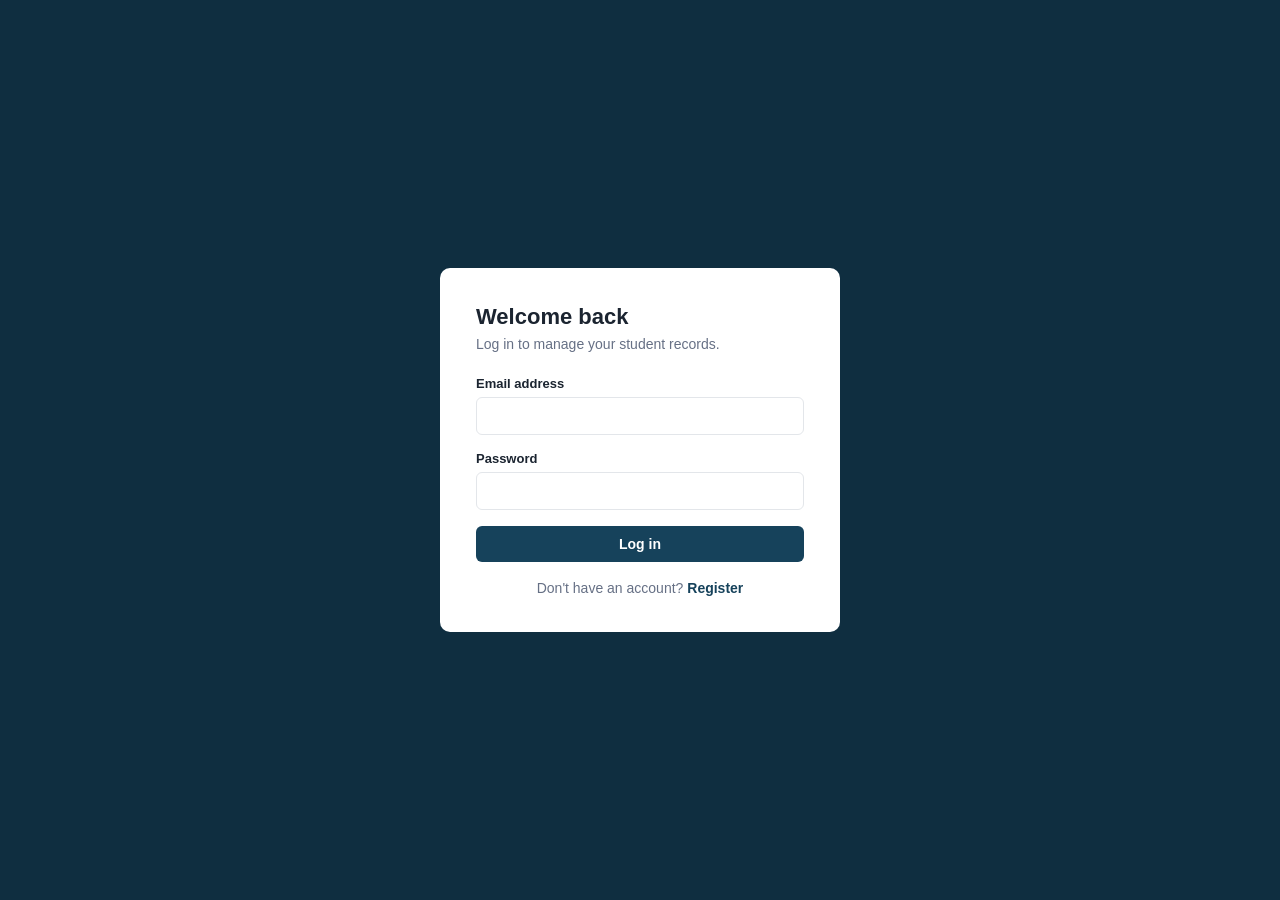
<file: index.html>
<!DOCTYPE html>
<html lang="en">
<head>
  <meta charset="UTF-8">
  <title>Student Management System</title>
  <script src="assets/js/api.js"></script>
  <script>
    apiFetch("api/auth/session.php")
      .then(() => (window.location.href = "/dashboard.html"))
      .catch(() => (window.location.href = "/login.html"));
  </script>
</head>
<body></body>
</html>
</file>
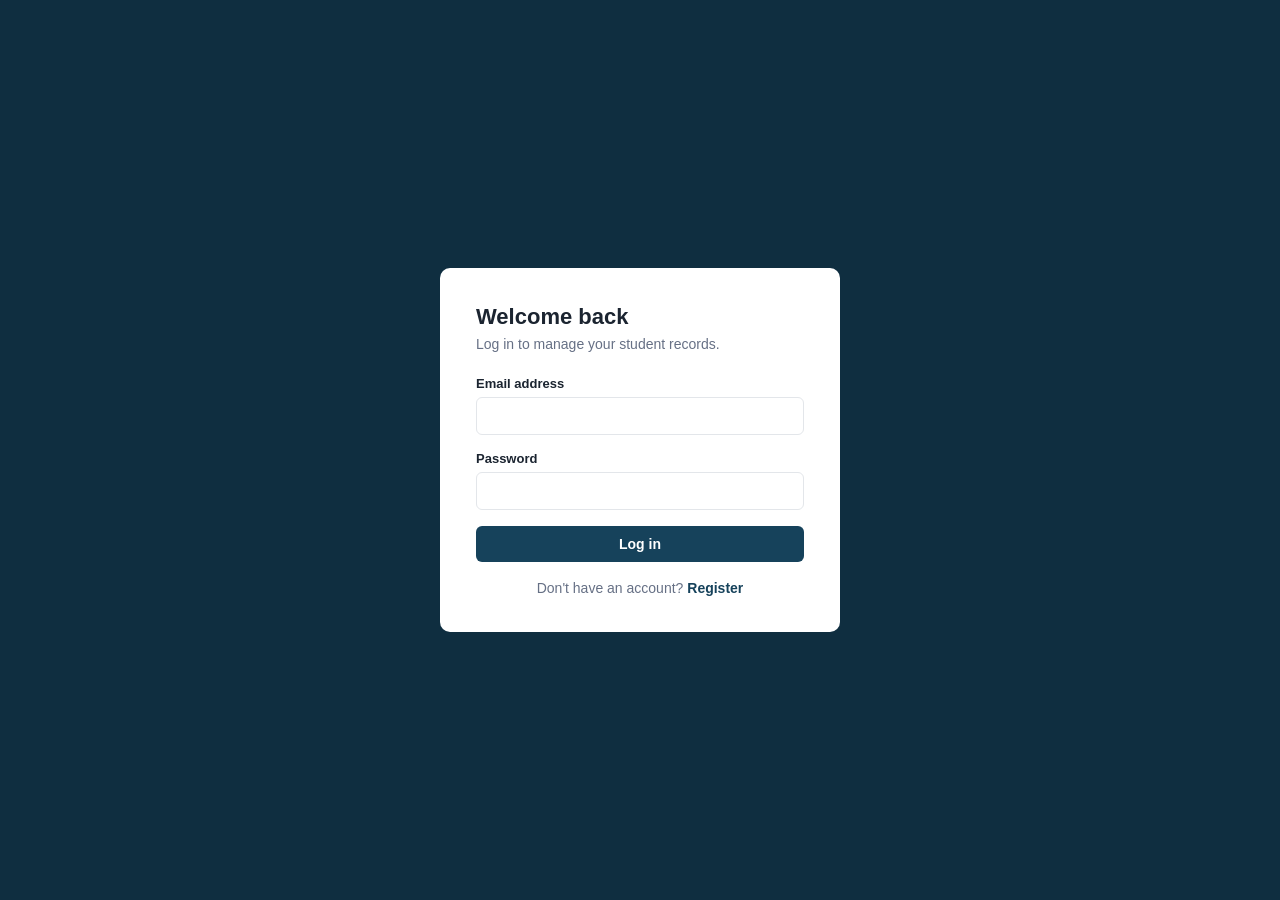
<file: dashboard.html>
<!DOCTYPE html>
<html lang="en">
<head>
  <meta charset="UTF-8">
  <meta name="viewport" content="width=device-width, initial-scale=1.0">
  <title>Dashboard - Student Management System</title>
  <link rel="stylesheet" href="assets/css/style.css">
</head>
<body>
<div class="app-shell">
  <aside class="sidebar">
    <div class="sidebar-brand">
      <span class="brand-mark">SM</span>
      <span class="brand-name">Student Manager</span>
    </div>
    <nav class="sidebar-nav">
      <a href="dashboard.html" class="active">Dashboard</a>
      <a href="students.html">Students</a>
      <a href="student-add.html" class="admin-only">Add Student</a>
    </nav>
    <div class="sidebar-footer">
      <div class="user-chip">
        <span class="user-avatar js-user-avatar"></span>
        <div class="user-meta">
          <span class="user-name js-user-name"></span>
          <span class="user-role js-user-role"></span>
        </div>
      </div>
      <a href="#" class="logout-link" id="logoutBtn">Log out</a>
    </div>
  </aside>

  <main class="main-content">
    <div class="page-header">
      <div>
        <h1>Dashboard</h1>
        <p>An overview of your student records.</p>
      </div>
    </div>

    <div class="stats-grid">
      <div class="stat-card stat-primary">
        <div class="stat-label">Total students</div>
        <div class="stat-value" id="statTotal">—</div>
        <div class="stat-sub" id="statActiveSub">—</div>
      </div>
      <div class="stat-card">
        <div class="stat-label">Recent registrations</div>
        <div class="stat-value" id="statRecent">—</div>
        <div class="stat-sub">In the last 7 days</div>
      </div>
      <div class="stat-card">
        <div class="stat-label">Your role</div>
        <div class="stat-value js-user-role" style="font-size:20px; text-transform:capitalize;">—</div>
        <div class="stat-sub" id="statRoleSub">—</div>
      </div>
    </div>

    <div class="panel">
      <h2 class="panel-title">Recently added students</h2>
      <div id="latestWrap">
        <p class="empty-state">Loading...</p>
      </div>
    </div>
  </main>
</div>

<script src="assets/js/api.js"></script>
<script src="assets/js/nav.js"></script>
<script>
  function escapeHtml(str) {
    const div = document.createElement("div");
    div.textContent = str ?? "";
    return div.innerHTML;
  }

  function formatDate(str) {
    if (!str) return "—";
    return new Date(str.replace(" ", "T")).toLocaleDateString(undefined, { year: "numeric", month: "short", day: "numeric" });
  }

  async function loadDashboard() {
    try {
      const data = await apiFetch("api/dashboard/stats.php");

      document.getElementById("statTotal").textContent = data.total;
      document.getElementById("statActiveSub").textContent = data.active + " currently active";
      document.getElementById("statRecent").textContent = data.recent;
      document.getElementById("statRoleSub").textContent =
        window.currentUser.role === "admin" ? "Full access" : "View & search only";

      const wrap = document.getElementById("latestWrap");
      if (data.latest.length === 0) {
        wrap.innerHTML = '<p class="empty-state">No students yet.</p>';
        return;
      }

      let html = '<table><thead><tr><th>Name</th><th>Email</th><th>Course</th><th>Status</th><th>Added</th></tr></thead><tbody>';
      data.latest.forEach((s) => {
        html += `<tr>
          <td data-label="Name">${escapeHtml(s.full_name)}</td>
          <td data-label="Email">${escapeHtml(s.email)}</td>
          <td data-label="Course">${escapeHtml(s.course || "—")}</td>
          <td data-label="Status"><span class="badge badge-${s.status}">${s.status === "active" ? "Active" : "Inactive"}</span></td>
          <td data-label="Added">${formatDate(s.created_at)}</td>
        </tr>`;
      });
      html += "</tbody></table>";
      wrap.innerHTML = html;
    } catch (err) {
      document.getElementById("latestWrap").innerHTML =
        '<p class="empty-state">Could not load dashboard data: ' + escapeHtml(err.message) + "</p>";
    }
  }

  // nav.js fires "user-ready" once the session check succeeds
  document.addEventListener("user-ready", loadDashboard);
</script>
</body>
</html>
</file>
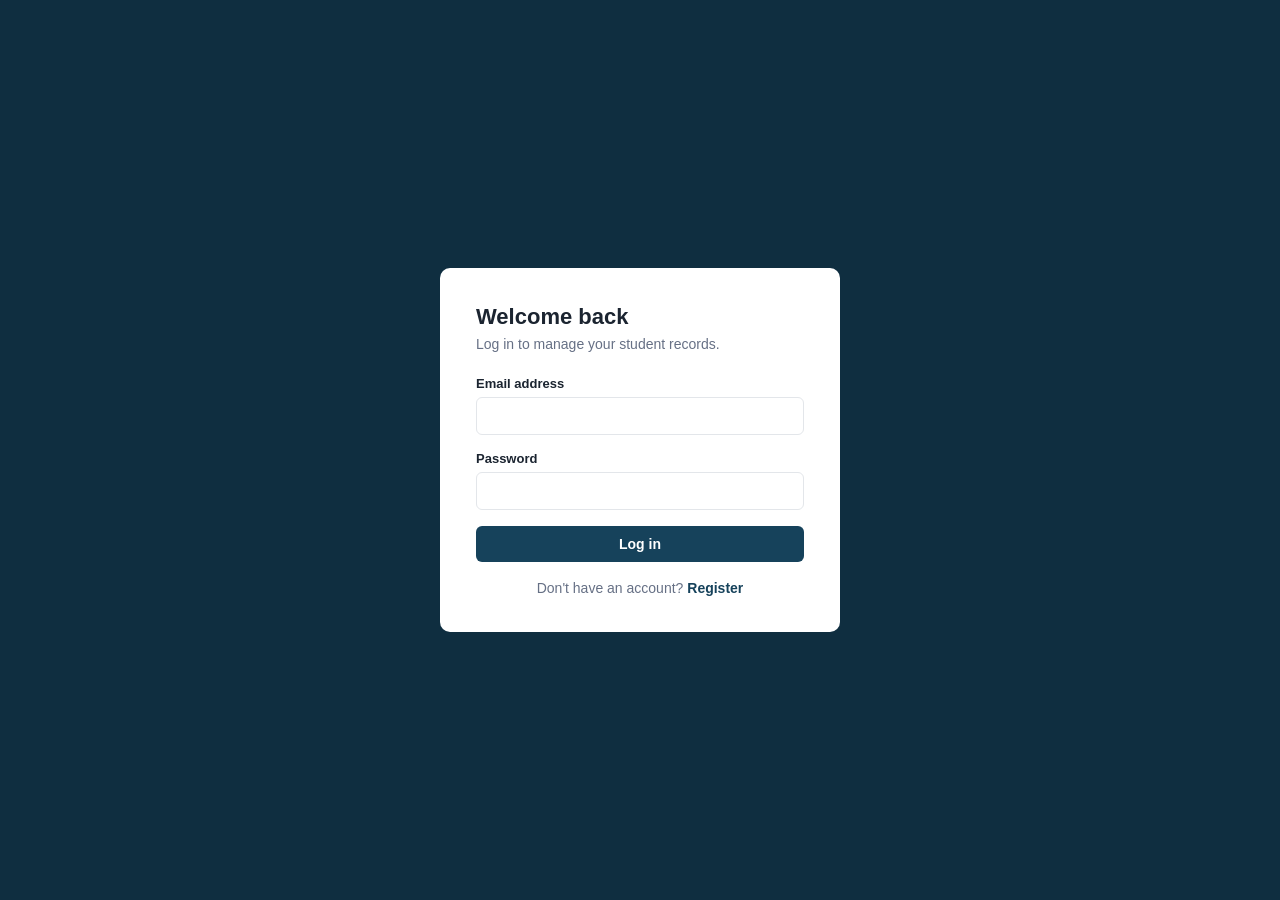
<file: login.html>
<!DOCTYPE html>
<html lang="en">
<head>
  <meta charset="UTF-8">
  <meta name="viewport" content="width=device-width, initial-scale=1.0">
  <title>Log in - Student Management System</title>
  <link rel="stylesheet" href="assets/css/style.css">
</head>
<body>
<div class="auth-shell">
  <div class="auth-card">
    <h1>Welcome back</h1>
    <p class="subtitle">Log in to manage your student records.</p>

    <div class="alert alert-error" id="errorAlert"></div>

    <form id="loginForm" class="validate-form" novalidate>
      <div class="form-group">
        <label for="email">Email address</label>
        <input type="email" id="email" name="email" required>
        <span class="field-error" data-for="email">Enter a valid email address.</span>
      </div>
      <div class="form-group">
        <label for="password">Password</label>
        <input type="password" id="password" name="password" required>
        <span class="field-error" data-for="password">Password must be at least 6 characters.</span>
      </div>
      <button type="submit" class="btn btn-primary" style="width:100%;" id="loginBtn">
        <span class="spinner"></span>
        <span class="btn-text">Log in</span>
      </button>
    </form>

    <div class="auth-switch">
      Don't have an account? <a href="register.html">Register</a>
    </div>
  </div>
</div>

<script src="assets/js/api.js"></script>
<script src="assets/js/validation.js"></script>
<script>
  document.getElementById("loginForm").addEventListener("submit", async function (e) {
    e.preventDefault();
    if (!validateForm(this)) return;

    const errorAlert = document.getElementById("errorAlert");
    errorAlert.classList.remove("visible");

    const btn = document.getElementById("loginBtn");
    btn.classList.add("loading");
    btn.disabled = true;

    try {
      await apiFetch("api/auth/login.php", {
        method: "POST",
        body: {
          email: document.getElementById("email").value.trim(),
          password: document.getElementById("password").value,
        },
      });
      window.location.href = "dashboard.html";
    } catch (err) {
      errorAlert.textContent = err.message;
      errorAlert.classList.add("visible");
      btn.classList.remove("loading");
      btn.disabled = false;
    }
  });
</script>
</body>
</html>
</file>
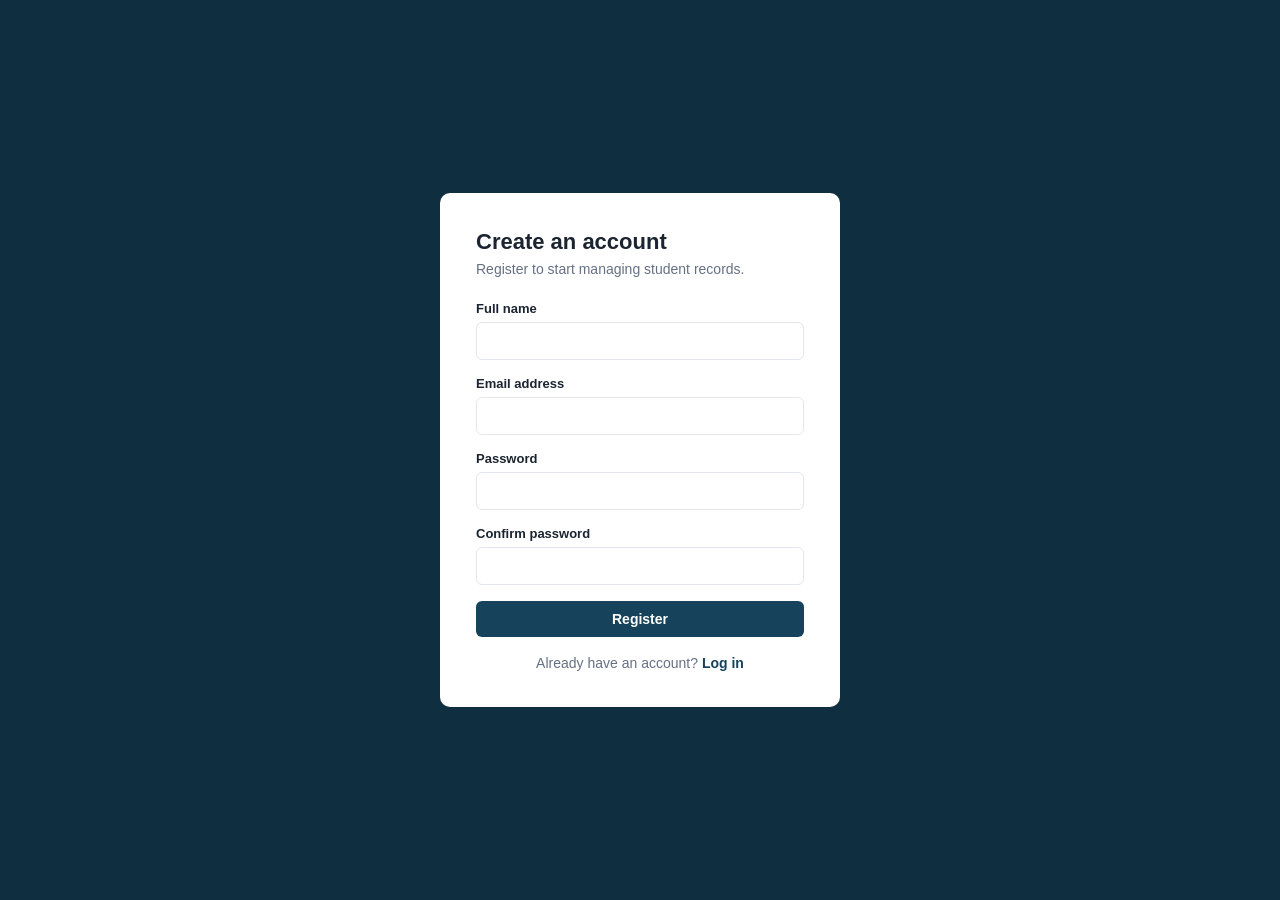
<file: register.html>
<!DOCTYPE html>
<html lang="en">
<head>
  <meta charset="UTF-8">
  <meta name="viewport" content="width=device-width, initial-scale=1.0">
  <title>Register - Student Management System</title>
  <link rel="stylesheet" href="assets/css/style.css">
</head>
<body>
<div class="auth-shell">
  <div class="auth-card">
    <h1>Create an account</h1>
    <p class="subtitle">Register to start managing student records.</p>

    <div class="alert alert-error" id="errorAlert"></div>
    <div class="alert alert-success" id="successAlert"></div>

    <form id="registerForm" class="validate-form" novalidate>
      <div class="form-group">
        <label for="full_name">Full name</label>
        <input type="text" id="full_name" name="full_name" required>
        <span class="field-error" data-for="full_name">Enter your full name.</span>
      </div>
      <div class="form-group">
        <label for="email">Email address</label>
        <input type="email" id="email" name="email" required>
        <span class="field-error" data-for="email">Enter a valid email address.</span>
      </div>
      <div class="form-group">
        <label for="password">Password</label>
        <input type="password" id="password" name="password" required>
        <span class="field-error" data-for="password">Password must be at least 6 characters.</span>
      </div>
      <div class="form-group">
        <label for="confirm_password">Confirm password</label>
        <input type="password" id="confirm_password" name="confirm_password" required>
        <span class="field-error" data-for="confirm_password">Passwords must match.</span>
      </div>
      <button type="submit" class="btn btn-primary" style="width:100%;" id="registerBtn">
        <span class="spinner"></span>
        <span class="btn-text">Register</span>
      </button>
    </form>

    <div class="auth-switch">
      Already have an account? <a href="login.html">Log in</a>
    </div>
  </div>
</div>

<script src="assets/js/api.js"></script>
<script src="assets/js/validation.js"></script>
<script>
  document.getElementById("registerForm").addEventListener("submit", async function (e) {
    e.preventDefault();
    if (!validateForm(this)) return;

    const errorAlert = document.getElementById("errorAlert");
    const successAlert = document.getElementById("successAlert");
    errorAlert.classList.remove("visible");
    successAlert.classList.remove("visible");

    const btn = document.getElementById("registerBtn");
    btn.classList.add("loading");
    btn.disabled = true;

    try {
      const data = await apiFetch("api/auth/register.php", {
        method: "POST",
        body: {
          full_name: document.getElementById("full_name").value.trim(),
          email: document.getElementById("email").value.trim(),
          password: document.getElementById("password").value,
          confirm_password: document.getElementById("confirm_password").value,
        },
      });
      successAlert.textContent = data.message;
      successAlert.classList.add("visible");
      this.reset();
    } catch (err) {
      errorAlert.textContent = err.message;
      errorAlert.classList.add("visible");
    } finally {
      btn.classList.remove("loading");
      btn.disabled = false;
    }
  });
</script>
</body>
</html>
</file>
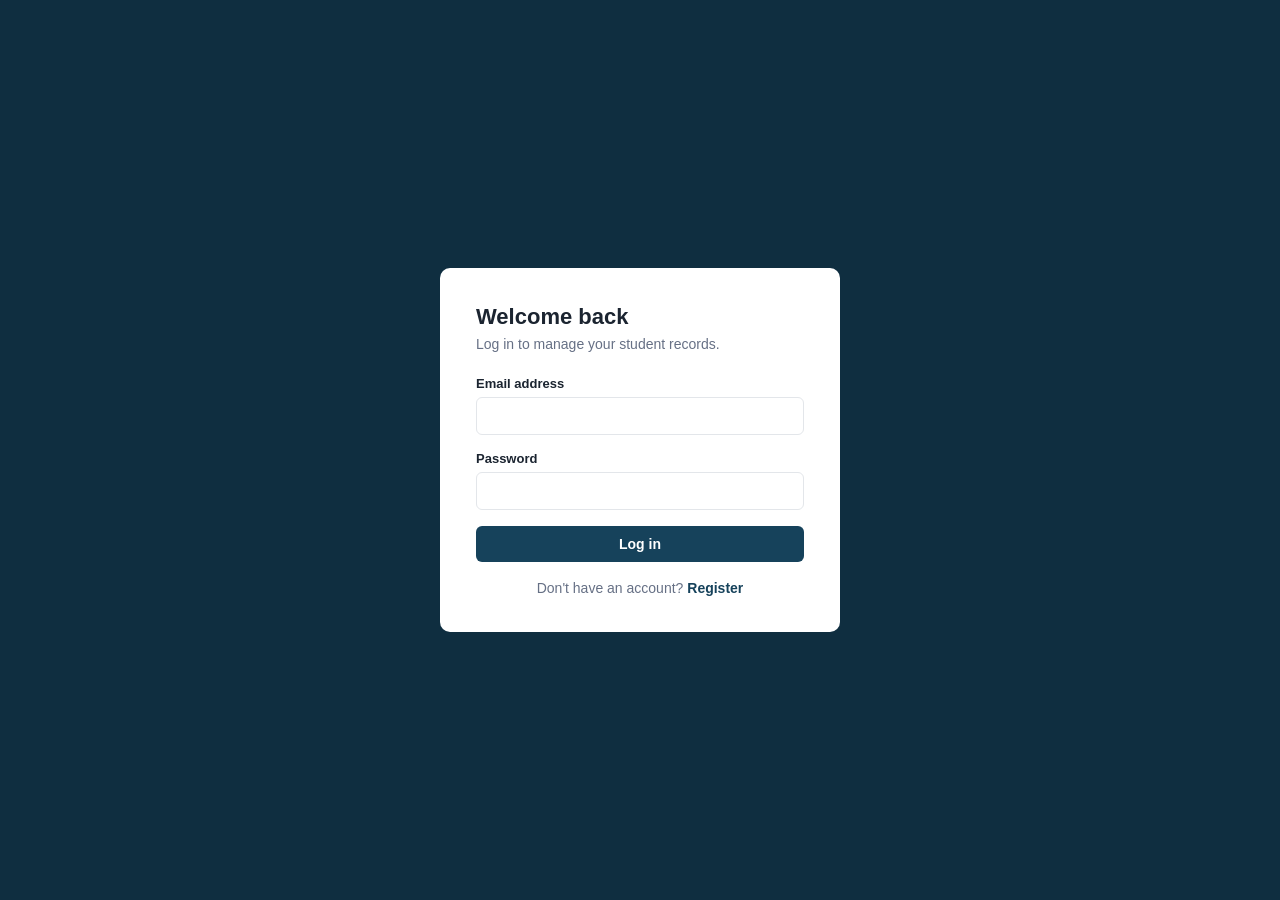
<file: student-add.html>
<!DOCTYPE html>
<html lang="en">
<head>
  <meta charset="UTF-8">
  <meta name="viewport" content="width=device-width, initial-scale=1.0">
  <title>Add Student - Student Management System</title>
  <link rel="stylesheet" href="assets/css/style.css">
</head>
<body>
<div class="app-shell">
  <aside class="sidebar">
    <div class="sidebar-brand">
      <span class="brand-mark">SM</span>
      <span class="brand-name">Student Manager</span>
    </div>
    <nav class="sidebar-nav">
      <a href="dashboard.html">Dashboard</a>
      <a href="students.html">Students</a>
      <a href="student-add.html" class="active admin-only">Add Student</a>
    </nav>
    <div class="sidebar-footer">
      <div class="user-chip">
        <span class="user-avatar js-user-avatar"></span>
        <div class="user-meta">
          <span class="user-name js-user-name"></span>
          <span class="user-role js-user-role"></span>
        </div>
      </div>
      <a href="#" class="logout-link" id="logoutBtn">Log out</a>
    </div>
  </aside>

  <main class="main-content">
    <div class="page-header">
      <div>
        <h1>Add student</h1>
        <p>Create a new student record.</p>
      </div>
    </div>

    <div class="alert alert-error" id="errorAlert"></div>

    <form id="addForm" class="form-card validate-form" novalidate>
      <div class="form-group">
        <label for="full_name">Full name</label>
        <input type="text" id="full_name" name="full_name" required>
        <span class="field-error" data-for="full_name">Enter the student's full name.</span>
      </div>
      <div class="form-group">
        <label for="email">Email</label>
        <input type="email" id="email" name="email" required>
        <span class="field-error" data-for="email">Enter a valid email address.</span>
      </div>
      <div class="form-group">
        <label for="phone">Phone</label>
        <input type="tel" id="phone" name="phone">
      </div>
      <div class="form-group">
        <label for="course">Course</label>
        <input type="text" id="course" name="course">
      </div>
      <div class="form-group">
        <label for="enrollment_date">Enrollment date</label>
        <input type="date" id="enrollment_date" name="enrollment_date">
      </div>
      <div class="form-group">
        <label for="status">Status</label>
        <select id="status" name="status">
          <option value="active">Active</option>
          <option value="inactive">Inactive</option>
        </select>
      </div>
      <button type="submit" class="btn btn-primary" id="saveBtn">
        <span class="spinner"></span>
        <span class="btn-text">Save student</span>
      </button>
      <a href="students.html" class="btn btn-ghost">Cancel</a>
    </form>
  </main>
</div>

<script src="assets/js/api.js"></script>
<script src="assets/js/validation.js"></script>
<script src="assets/js/nav.js"></script>
<script>
  // Only admins should be here; redirect anyone else back to the students list.
  document.addEventListener("user-ready", function (e) {
    if (e.detail.role !== "admin") window.location.href = "/students.html";
  });

  document.getElementById("addForm").addEventListener("submit", async function (e) {
    e.preventDefault();
    if (!validateForm(this)) return;

    const errorAlert = document.getElementById("errorAlert");
    errorAlert.classList.remove("visible");
    const btn = document.getElementById("saveBtn");
    btn.classList.add("loading");
    btn.disabled = true;

    try {
      await apiFetch("/api/students/create.php", {
        method: "POST",
        body: {
          full_name: document.getElementById("full_name").value.trim(),
          email: document.getElementById("email").value.trim(),
          phone: document.getElementById("phone").value.trim(),
          course: document.getElementById("course").value.trim(),
          enrollment_date: document.getElementById("enrollment_date").value,
          status: document.getElementById("status").value,
        },
      });
      window.location.href = "/students.html";
    } catch (err) {
      errorAlert.textContent = err.message;
      errorAlert.classList.add("visible");
      btn.classList.remove("loading");
      btn.disabled = false;
    }
  });
</script>
</body>
</html>
</file>
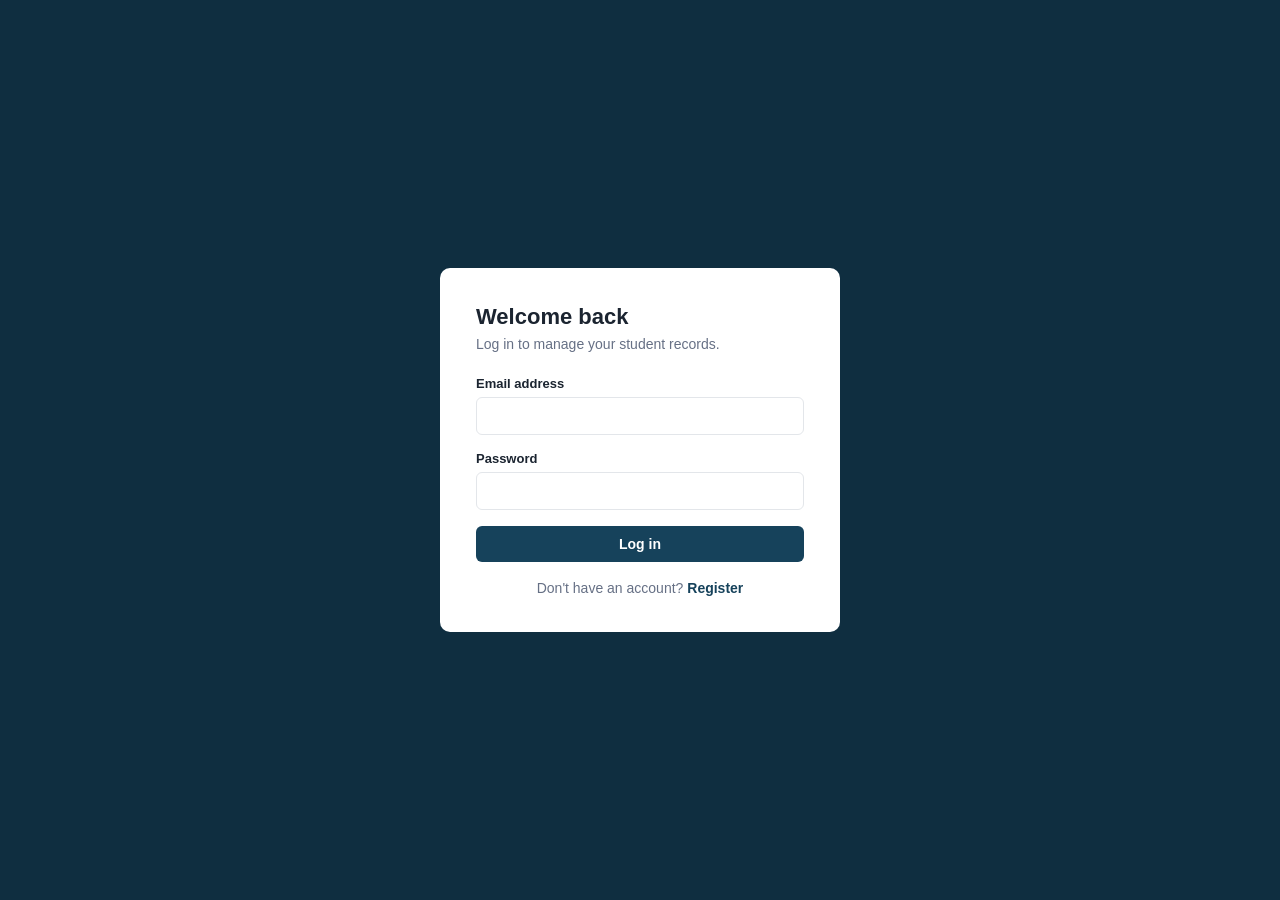
<file: student-edit.html>
<!DOCTYPE html>
<html lang="en">
<head>
  <meta charset="UTF-8">
  <meta name="viewport" content="width=device-width, initial-scale=1.0">
  <title>Edit Student - Student Management System</title>
  <link rel="stylesheet" href="assets/css/style.css">
</head>
<body>
<div class="app-shell">
  <aside class="sidebar">
    <div class="sidebar-brand">
      <span class="brand-mark">SM</span>
      <span class="brand-name">Student Manager</span>
    </div>
    <nav class="sidebar-nav">
      <a href="dashboard.html">Dashboard</a>
      <a href="students.html" class="active">Students</a>
      <a href="student-add.html" class="admin-only">Add Student</a>
    </nav>
    <div class="sidebar-footer">
      <div class="user-chip">
        <span class="user-avatar js-user-avatar"></span>
        <div class="user-meta">
          <span class="user-name js-user-name"></span>
          <span class="user-role js-user-role"></span>
        </div>
      </div>
      <a href="#" class="logout-link" id="logoutBtn">Log out</a>
    </div>
  </aside>

  <main class="main-content">
    <div class="page-header">
      <div>
        <h1>Edit student</h1>
        <p id="subTitle">Loading...</p>
      </div>
    </div>

    <div class="alert alert-error" id="errorAlert"></div>

    <form id="editForm" class="form-card validate-form" novalidate style="display:none;">
      <div class="form-group">
        <label for="full_name">Full name</label>
        <input type="text" id="full_name" name="full_name" required>
        <span class="field-error" data-for="full_name">Enter the student's full name.</span>
      </div>
      <div class="form-group">
        <label for="email">Email</label>
        <input type="email" id="email" name="email" required>
        <span class="field-error" data-for="email">Enter a valid email address.</span>
      </div>
      <div class="form-group">
        <label for="phone">Phone</label>
        <input type="tel" id="phone" name="phone">
      </div>
      <div class="form-group">
        <label for="course">Course</label>
        <input type="text" id="course" name="course">
      </div>
      <div class="form-group">
        <label for="enrollment_date">Enrollment date</label>
        <input type="date" id="enrollment_date" name="enrollment_date">
      </div>
      <div class="form-group">
        <label for="status">Status</label>
        <select id="status" name="status">
          <option value="active">Active</option>
          <option value="inactive">Inactive</option>
        </select>
      </div>
      <button type="submit" class="btn btn-primary" id="saveBtn">
        <span class="spinner"></span>
        <span class="btn-text">Save changes</span>
      </button>
      <a href="students.html" class="btn btn-ghost">Cancel</a>
    </form>
  </main>
</div>

<script src="assets/js/api.js"></script>
<script src="assets/js/validation.js"></script>
<script src="assets/js/nav.js"></script>
<script>
  const studentId = new URLSearchParams(window.location.search).get("id");

  document.addEventListener("user-ready", async function (e) {
    if (e.detail.role !== "admin") {
      window.location.href = "students.html";
      return;
    }
    if (!studentId) {
      window.location.href = "students.html";
      return;
    }

    try {
      const data = await apiFetch("api/students/get.php?id=" + studentId);
      const s = data.student;
      document.getElementById("subTitle").textContent = "Update " + s.full_name + "'s record.";
      document.getElementById("full_name").value = s.full_name;
      document.getElementById("email").value = s.email;
      document.getElementById("phone").value = s.phone || "";
      document.getElementById("course").value = s.course || "";
      document.getElementById("enrollment_date").value = s.enrollment_date || "";
      document.getElementById("status").value = s.status;
      document.getElementById("editForm").style.display = "";
    } catch (err) {
      document.getElementById("subTitle").textContent = "Could not load student: " + err.message;
    }
  });

  document.getElementById("editForm").addEventListener("submit", async function (e) {
    e.preventDefault();
    if (!validateForm(this)) return;

    const errorAlert = document.getElementById("errorAlert");
    errorAlert.classList.remove("visible");
    const btn = document.getElementById("saveBtn");
    btn.classList.add("loading");
    btn.disabled = true;

    try {
      await apiFetch("api/students/update.php", {
        method: "POST",
        body: {
          id: studentId,
          full_name: document.getElementById("full_name").value.trim(),
          email: document.getElementById("email").value.trim(),
          phone: document.getElementById("phone").value.trim(),
          course: document.getElementById("course").value.trim(),
          enrollment_date: document.getElementById("enrollment_date").value,
          status: document.getElementById("status").value,
        },
      });
      window.location.href = "students.html";
    } catch (err) {
      errorAlert.textContent = err.message;
      errorAlert.classList.add("visible");
      btn.classList.remove("loading");
      btn.disabled = false;
    }
  });
</script>
</body>
</html>
</file>
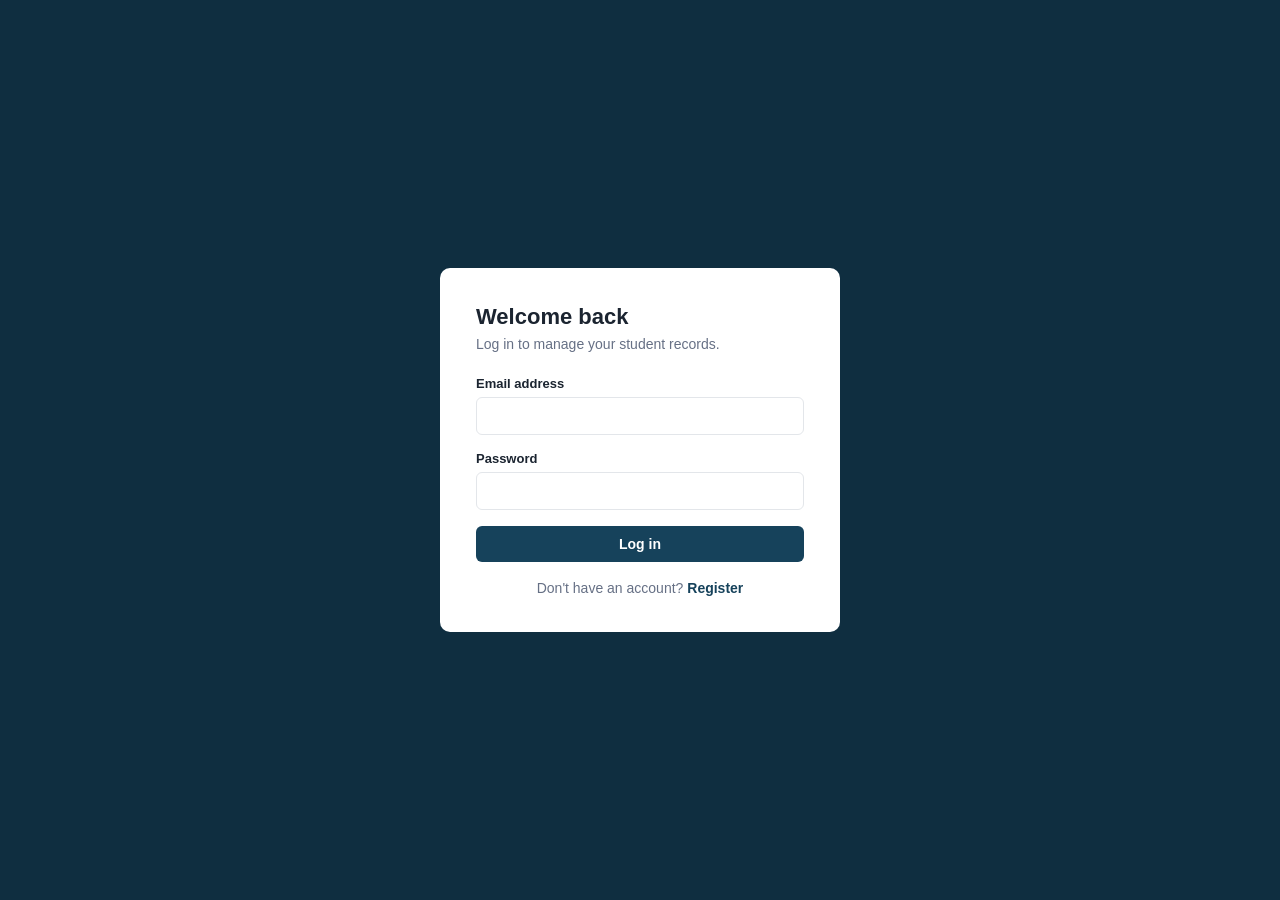
<file: student-view.html>
<!DOCTYPE html>
<html lang="en">
<head>
  <meta charset="UTF-8">
  <meta name="viewport" content="width=device-width, initial-scale=1.0">
  <title>Student Details - Student Management System</title>
  <link rel="stylesheet" href="assets/css/style.css">
</head>
<body>
<div class="app-shell">
  <aside class="sidebar">
    <div class="sidebar-brand">
      <span class="brand-mark">SM</span>
      <span class="brand-name">Student Manager</span>
    </div>
    <nav class="sidebar-nav">
      <a href="dashboard.html">Dashboard</a>
      <a href="students.html" class="active">Students</a>
      <a href="student-add.html" class="admin-only">Add Student</a>
    </nav>
    <div class="sidebar-footer">
      <div class="user-chip">
        <span class="user-avatar js-user-avatar"></span>
        <div class="user-meta">
          <span class="user-name js-user-name"></span>
          <span class="user-role js-user-role"></span>
        </div>
      </div>
      <a href="#" class="logout-link" id="logoutBtn">Log out</a>
    </div>
  </aside>

  <main class="main-content">
    <div class="page-header">
      <div>
        <h1 id="studentName">Loading...</h1>
        <p>Student record details.</p>
      </div>
      <a href="#" class="btn btn-accent admin-only" id="editLink">Edit</a>
    </div>

    <div class="panel" style="max-width:560px;">
      <table id="detailsTable">
        <tbody></tbody>
      </table>
    </div>

    <a href="students.html" class="btn btn-ghost">&larr; Back to list</a>
  </main>
</div>

<script src="assets/js/api.js"></script>
<script src="assets/js/nav.js"></script>
<script>
  const studentId = new URLSearchParams(window.location.search).get("id");

  function escapeHtml(str) {
    const div = document.createElement("div");
    div.textContent = str ?? "";
    return div.innerHTML;
  }

  function formatDate(str, withTime) {
    if (!str) return "—";
    const d = new Date(str.replace(" ", "T"));
    return withTime
      ? d.toLocaleString(undefined, { year: "numeric", month: "short", day: "numeric", hour: "numeric", minute: "2-digit" })
      : d.toLocaleDateString(undefined, { year: "numeric", month: "short", day: "numeric" });
  }

  document.addEventListener("user-ready", async function () {
    if (!studentId) {
      window.location.href = "students.html";
      return;
    }

    try {
      const data = await apiFetch("api/students/get.php?id=" + studentId);
      const s = data.student;

      document.getElementById("studentName").textContent = s.full_name;
      document.getElementById("editLink").href = "/student-edit.html?id=" + s.id;

      const rows = [
        ["Full name", escapeHtml(s.full_name)],
        ["Email", escapeHtml(s.email)],
        ["Phone", escapeHtml(s.phone || "—")],
        ["Course", escapeHtml(s.course || "—")],
        ["Enrollment date", formatDate(s.enrollment_date)],
        ["Status", `<span class="badge badge-${s.status}">${s.status === "active" ? "Active" : "Inactive"}</span>`],
        ["Record added", formatDate(s.created_at, true)],
      ];

      document.querySelector("#detailsTable tbody").innerHTML = rows
        .map(
          ([label, value]) =>
            `<tr><td data-label="Field" style="width:160px; color:var(--ink-muted);">${label}</td><td data-label="Value">${value}</td></tr>`
        )
        .join("");
    } catch (err) {
      document.getElementById("studentName").textContent = "Could not load student";
    }
  });
</script>
</body>
</html>
</file>
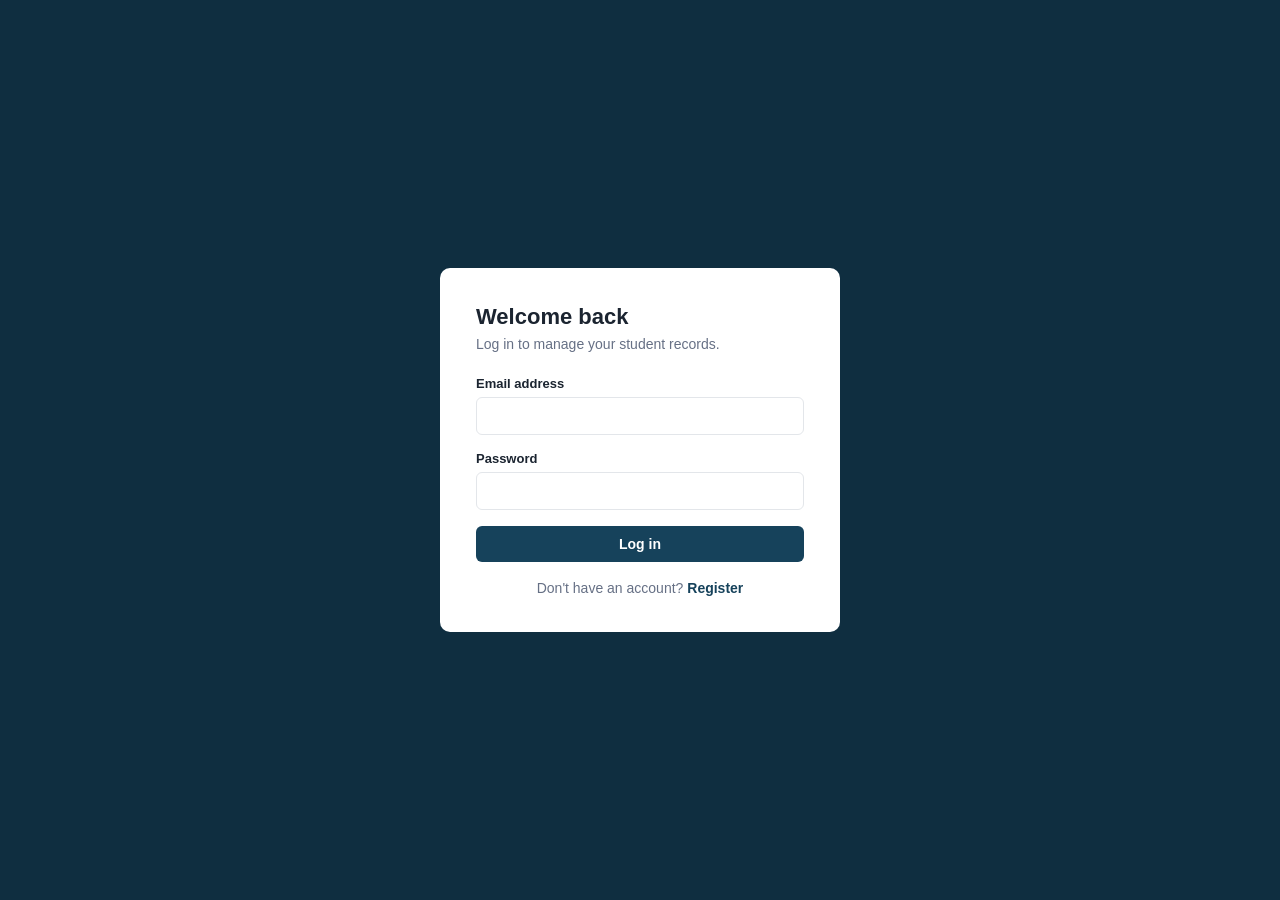
<file: students.html>
<!DOCTYPE html>
<html lang="en">
<head>
  <meta charset="UTF-8">
  <meta name="viewport" content="width=device-width, initial-scale=1.0">
  <title>Students - Student Management System</title>
  <link rel="stylesheet" href="assets/css/style.css">
</head>
<body>
<div class="app-shell">
  <aside class="sidebar">
    <div class="sidebar-brand">
      <span class="brand-mark">SM</span>
      <span class="brand-name">Student Manager</span>
    </div>
    <nav class="sidebar-nav">
      <a href="dashboard.html">Dashboard</a>
      <a href="students.html" class="active">Students</a>
      <a href="student-add.html" class="admin-only">Add Student</a>
    </nav>
    <div class="sidebar-footer">
      <div class="user-chip">
        <span class="user-avatar js-user-avatar"></span>
        <div class="user-meta">
          <span class="user-name js-user-name"></span>
          <span class="user-role js-user-role"></span>
        </div>
      </div>
      <a href="#" class="logout-link" id="logoutBtn">Log out</a>
    </div>
  </aside>

  <main class="main-content">
    <div class="page-header">
      <div>
        <h1>Students</h1>
        <p id="resultCount">Loading...</p>
      </div>
      <a href="student-add.html" class="btn btn-accent admin-only">+ Add student</a>
    </div>

    <div class="panel">
      <form class="toolbar" id="searchForm">
        <div class="search-box">
          <input type="text" id="searchInput" placeholder="Search by name, email or course...">
        </div>
        <button type="submit" class="btn btn-primary">Search</button>
        <button type="button" class="btn btn-ghost" id="clearBtn" style="display:none;">Clear</button>
      </form>

      <div id="tableWrap">
        <p class="empty-state">Loading students...</p>
      </div>

      <div class="pagination" id="pagination"></div>
    </div>
  </main>
</div>

<script src="assets/js/api.js"></script>
<script src="assets/js/nav.js"></script>
<script>
  let currentPage = 1;
  let currentSearch = "";

  function escapeHtml(str) {
    const div = document.createElement("div");
    div.textContent = str ?? "";
    return div.innerHTML;
  }

  async function loadStudents() {
    const wrap = document.getElementById("tableWrap");
    wrap.innerHTML = '<p class="empty-state">Loading students...</p>';

    try {
      const params = new URLSearchParams({ page: currentPage, search: currentSearch });
      const data = await apiFetch("api/students/list.php?" + params.toString());

      document.getElementById("resultCount").textContent =
        data.total + (data.total === 1 ? " record found." : " records found.");

      if (data.students.length === 0) {
        wrap.innerHTML = '<p class="empty-state">No students match your search.</p>';
        document.getElementById("pagination").innerHTML = "";
        return;
      }

      const isAdmin = window.currentUser.role === "admin";
      let html = `<table id="studentsTable"><thead><tr>
        <th>Name</th><th>Email</th><th>Phone</th><th>Course</th><th>Status</th><th>Actions</th>
      </tr></thead><tbody>`;

      data.students.forEach((s) => {
        html += `<tr>
          <td data-label="Name">${escapeHtml(s.full_name)}</td>
          <td data-label="Email">${escapeHtml(s.email)}</td>
          <td data-label="Phone">${escapeHtml(s.phone || "—")}</td>
          <td data-label="Course">${escapeHtml(s.course || "—")}</td>
          <td data-label="Status"><span class="badge badge-${s.status}">${s.status === "active" ? "Active" : "Inactive"}</span></td>
          <td data-label="Actions">
            <a href="student-view.html?id=${s.id}">View</a>
            ${isAdmin ? `&nbsp;|&nbsp;<a href="student-edit.html?id=${s.id}">Edit</a>
            &nbsp;|&nbsp;<a href="#" class="delete-link" data-id="${s.id}" style="color:var(--danger);">Delete</a>` : ""}
          </td>
        </tr>`;
      });
      html += "</tbody></table>";
      wrap.innerHTML = html;

      // wire up delete links
      wrap.querySelectorAll(".delete-link").forEach((link) => {
        link.addEventListener("click", async (e) => {
          e.preventDefault();
          if (!confirm("Are you sure you want to delete this student record? This cannot be undone.")) return;
          try {
            await apiFetch("api/students/delete.php?id=" + link.dataset.id, { method: "POST" });
            loadStudents();
          } catch (err) {
            alert("Could not delete: " + err.message);
          }
        });
      });

      // pagination
      const pag = document.getElementById("pagination");
      pag.innerHTML = "";
      for (let i = 1; i <= data.total_pages; i++) {
        const el = document.createElement(i === data.page ? "span" : "a");
        el.textContent = i;
        if (i === data.page) {
          el.className = "current";
        } else {
          el.addEventListener("click", () => {
            currentPage = i;
            loadStudents();
          });
        }
        pag.appendChild(el);
      }
    } catch (err) {
      wrap.innerHTML = '<p class="empty-state">Could not load students: ' + escapeHtml(err.message) + "</p>";
    }
  }

  document.getElementById("searchForm").addEventListener("submit", function (e) {
    e.preventDefault();
    currentSearch = document.getElementById("searchInput").value.trim();
    currentPage = 1;
    document.getElementById("clearBtn").style.display = currentSearch ? "" : "none";
    loadStudents();
  });

  document.getElementById("clearBtn").addEventListener("click", function () {
    document.getElementById("searchInput").value = "";
    currentSearch = "";
    currentPage = 1;
    this.style.display = "none";
    loadStudents();
  });

  document.addEventListener("user-ready", loadStudents);
</script>
</body>
</html>
</file>
<file: assets/css/style.css>
/* ==========================================================
   Student Management System — Stylesheet
   ========================================================== */

:root {
  --bg: #F3F5F7;
  --surface: #FFFFFF;
  --ink: #1B2430;
  --ink-muted: #667085;
  --primary: #16425B;
  --primary-dark: #0F2E40;
  --accent: #D98E3B;
  --success: #3F8F5F;
  --success-bg: #E8F5EC;
  --danger: #C0392B;
  --danger-bg: #FBEAE8;
  --border: #E3E6EA;
  --radius-sm: 6px;
  --radius-md: 10px;
  --font: -apple-system, BlinkMacSystemFont, "Segoe UI", Inter, Roboto, sans-serif;
}

* { box-sizing: border-box; }

body {
  margin: 0;
  font-family: var(--font);
  background: var(--bg);
  color: var(--ink);
  -webkit-font-smoothing: antialiased;
}

a { color: inherit; text-decoration: none; }

.admin-only { display: none; }

.app-shell { display: flex; min-height: 100vh; }

.sidebar {
  width: 240px;
  flex-shrink: 0;
  background: var(--primary-dark);
  color: #E9EEF1;
  display: flex;
  flex-direction: column;
  justify-content: space-between;
  padding: 24px 18px;
  position: sticky;
  top: 0;
  height: 100vh;
}

.sidebar-brand { display: flex; align-items: center; gap: 10px; margin-bottom: 32px; }

.brand-mark {
  width: 34px; height: 34px; border-radius: var(--radius-sm);
  background: var(--accent); color: #241505;
  display: flex; align-items: center; justify-content: center;
  font-weight: 700; font-size: 14px;
}

.brand-name { font-weight: 600; font-size: 15px; letter-spacing: 0.2px; }

.sidebar-nav { display: flex; flex-direction: column; gap: 4px; flex-grow: 1; }

.sidebar-nav a {
  padding: 10px 12px; border-radius: var(--radius-sm);
  color: #C7D4DA; font-size: 14px;
  transition: background 0.15s ease, color 0.15s ease;
}

.sidebar-nav a:hover { background: rgba(255,255,255,0.06); color: #fff; }
.sidebar-nav a.active { background: var(--accent); color: #241505; font-weight: 600; }

.sidebar-footer { display: flex; flex-direction: column; gap: 12px; }

.user-chip {
  display: flex; align-items: center; gap: 10px; padding: 8px;
  border-radius: var(--radius-sm); background: rgba(255,255,255,0.05);
}

.user-avatar {
  width: 32px; height: 32px; border-radius: 50%;
  background: var(--accent); color: #241505;
  display: flex; align-items: center; justify-content: center;
  font-weight: 700; font-size: 14px; flex-shrink: 0;
}

.user-meta { display: flex; flex-direction: column; overflow: hidden; }
.user-name { font-size: 13px; font-weight: 600; white-space: nowrap; overflow: hidden; text-overflow: ellipsis; }
.user-role { font-size: 11px; color: #9FB0B8; text-transform: capitalize; }

.logout-link {
  font-size: 13px; color: #E1A48B; padding: 8px 12px;
  border-radius: var(--radius-sm); cursor: pointer; display: block;
}
.logout-link:hover { background: rgba(255,255,255,0.06); }

.main-content { flex-grow: 1; padding: 32px 40px; max-width: 1180px; }

.page-header {
  display: flex; align-items: flex-end; justify-content: space-between;
  margin-bottom: 28px; flex-wrap: wrap; gap: 12px;
}

.page-header h1 { font-size: 26px; margin: 0 0 4px 0; font-weight: 700; }
.page-header p { margin: 0; color: var(--ink-muted); font-size: 14px; }

.stats-grid { display: grid; grid-template-columns: 1.4fr 1fr 1fr; gap: 18px; margin-bottom: 28px; }

.stat-card { background: var(--surface); border: 1px solid var(--border); border-radius: var(--radius-md); padding: 22px; }
.stat-card.stat-primary { background: var(--primary); color: #fff; border: none; }

.stat-label { font-size: 13px; color: var(--ink-muted); margin-bottom: 8px; }
.stat-card.stat-primary .stat-label { color: #B9D2DC; }

.stat-value { font-size: 32px; font-weight: 700; line-height: 1; }

.stat-sub { font-size: 12px; color: var(--ink-muted); margin-top: 8px; }
.stat-card.stat-primary .stat-sub { color: #C7DEE6; }

.panel { background: var(--surface); border: 1px solid var(--border); border-radius: var(--radius-md); padding: 22px; margin-bottom: 24px; }
.panel-title { font-size: 16px; font-weight: 600; margin: 0 0 16px 0; }

table { width: 100%; border-collapse: collapse; font-size: 14px; }
thead th { text-align: left; padding: 10px 12px; color: var(--ink-muted); font-weight: 600; border-bottom: 1px solid var(--border); }
tbody td { padding: 12px; border-bottom: 1px solid var(--border); }
tbody tr:hover { background: #FAFBFC; }

.badge { display: inline-block; padding: 3px 10px; border-radius: 20px; font-size: 12px; font-weight: 600; }
.badge-active { background: var(--success-bg); color: var(--success); }
.badge-inactive { background: var(--danger-bg); color: var(--danger); }

.form-card { background: var(--surface); border: 1px solid var(--border); border-radius: var(--radius-md); padding: 28px; max-width: 480px; }
.form-group { margin-bottom: 16px; }

label { display: block; font-size: 13px; font-weight: 600; margin-bottom: 6px; color: var(--ink); }

input[type="text"], input[type="email"], input[type="password"], input[type="date"], input[type="tel"], select {
  width: 100%; padding: 10px 12px; border: 1px solid var(--border); border-radius: var(--radius-sm);
  font-size: 14px; font-family: var(--font); color: var(--ink); background: #fff;
}

input:focus, select:focus { outline: none; border-color: var(--primary); box-shadow: 0 0 0 3px rgba(22, 66, 91, 0.12); }

.field-error { color: var(--danger); font-size: 12px; margin-top: 5px; display: none; }
.field-error.visible { display: block; }
input.invalid { border-color: var(--danger); }

.btn {
  display: inline-flex; align-items: center; justify-content: center; gap: 8px;
  padding: 10px 18px; border-radius: var(--radius-sm); font-size: 14px; font-weight: 600;
  border: none; cursor: pointer; font-family: var(--font);
}

.btn-primary { background: var(--primary); color: #fff; }
.btn-primary:hover { background: var(--primary-dark); }
.btn-accent { background: var(--accent); color: #241505; }
.btn-accent:hover { filter: brightness(0.95); }
.btn-danger { background: var(--danger-bg); color: var(--danger); }
.btn-danger:hover { background: #F5D9D6; }
.btn-ghost { background: transparent; color: var(--ink-muted); border: 1px solid var(--border); }
.btn-ghost:hover { background: #F5F6F8; }
.btn[disabled] { opacity: 0.6; cursor: not-allowed; }

.btn .spinner {
  width: 14px; height: 14px; border: 2px solid rgba(255,255,255,0.4);
  border-top-color: #fff; border-radius: 50%; animation: spin 0.6s linear infinite; display: none;
}
.btn.loading .spinner { display: inline-block; }
.btn.loading .btn-text { opacity: 0.85; }

@keyframes spin { to { transform: rotate(360deg); } }

.auth-shell { min-height: 100vh; display: flex; align-items: center; justify-content: center; background: var(--primary-dark); padding: 20px; }
.auth-card { background: var(--surface); border-radius: var(--radius-md); padding: 36px; width: 100%; max-width: 400px; }
.auth-card h1 { font-size: 22px; margin: 0 0 6px 0; }
.auth-card p.subtitle { color: var(--ink-muted); font-size: 14px; margin: 0 0 24px 0; }
.auth-switch { text-align: center; margin-top: 18px; font-size: 14px; color: var(--ink-muted); }
.auth-switch a { color: var(--primary); font-weight: 600; }

.alert { padding: 10px 14px; border-radius: var(--radius-sm); font-size: 13px; margin-bottom: 18px; display: none; }
.alert.visible { display: block; }
.alert-error { background: var(--danger-bg); color: var(--danger); }
.alert-success { background: var(--success-bg); color: var(--success); }

.toolbar { display: flex; gap: 12px; margin-bottom: 18px; flex-wrap: wrap; align-items: center; justify-content: space-between; }
.search-box { flex-grow: 1; max-width: 340px; }

.pagination { display: flex; gap: 6px; margin-top: 16px; flex-wrap: wrap; }
.pagination a, .pagination span { padding: 6px 12px; border-radius: var(--radius-sm); font-size: 13px; border: 1px solid var(--border); color: var(--ink); cursor: pointer; }
.pagination .current { background: var(--primary); color: #fff; border-color: var(--primary); }

.empty-state { color: var(--ink-muted); font-size: 14px; }

@media (max-width: 900px) { .stats-grid { grid-template-columns: 1fr 1fr; } }

@media (max-width: 720px) {
  .app-shell { flex-direction: column; }
  .sidebar { width: 100%; height: auto; position: relative; flex-direction: row; align-items: center; padding: 14px 16px; }
  .sidebar-nav { flex-direction: row; overflow-x: auto; }
  .sidebar-footer { display: none; }
  .main-content { padding: 20px; }
  .stats-grid { grid-template-columns: 1fr; }
  table, thead, tbody, th, td, tr { display: block; }
  thead { display: none; }
  tbody tr { border: 1px solid var(--border); border-radius: var(--radius-sm); margin-bottom: 10px; padding: 8px; }
  tbody td { border: none; padding: 6px 8px; }
  tbody td::before { content: attr(data-label); font-weight: 600; display: inline-block; width: 110px; color: var(--ink-muted); }
}
</file>
